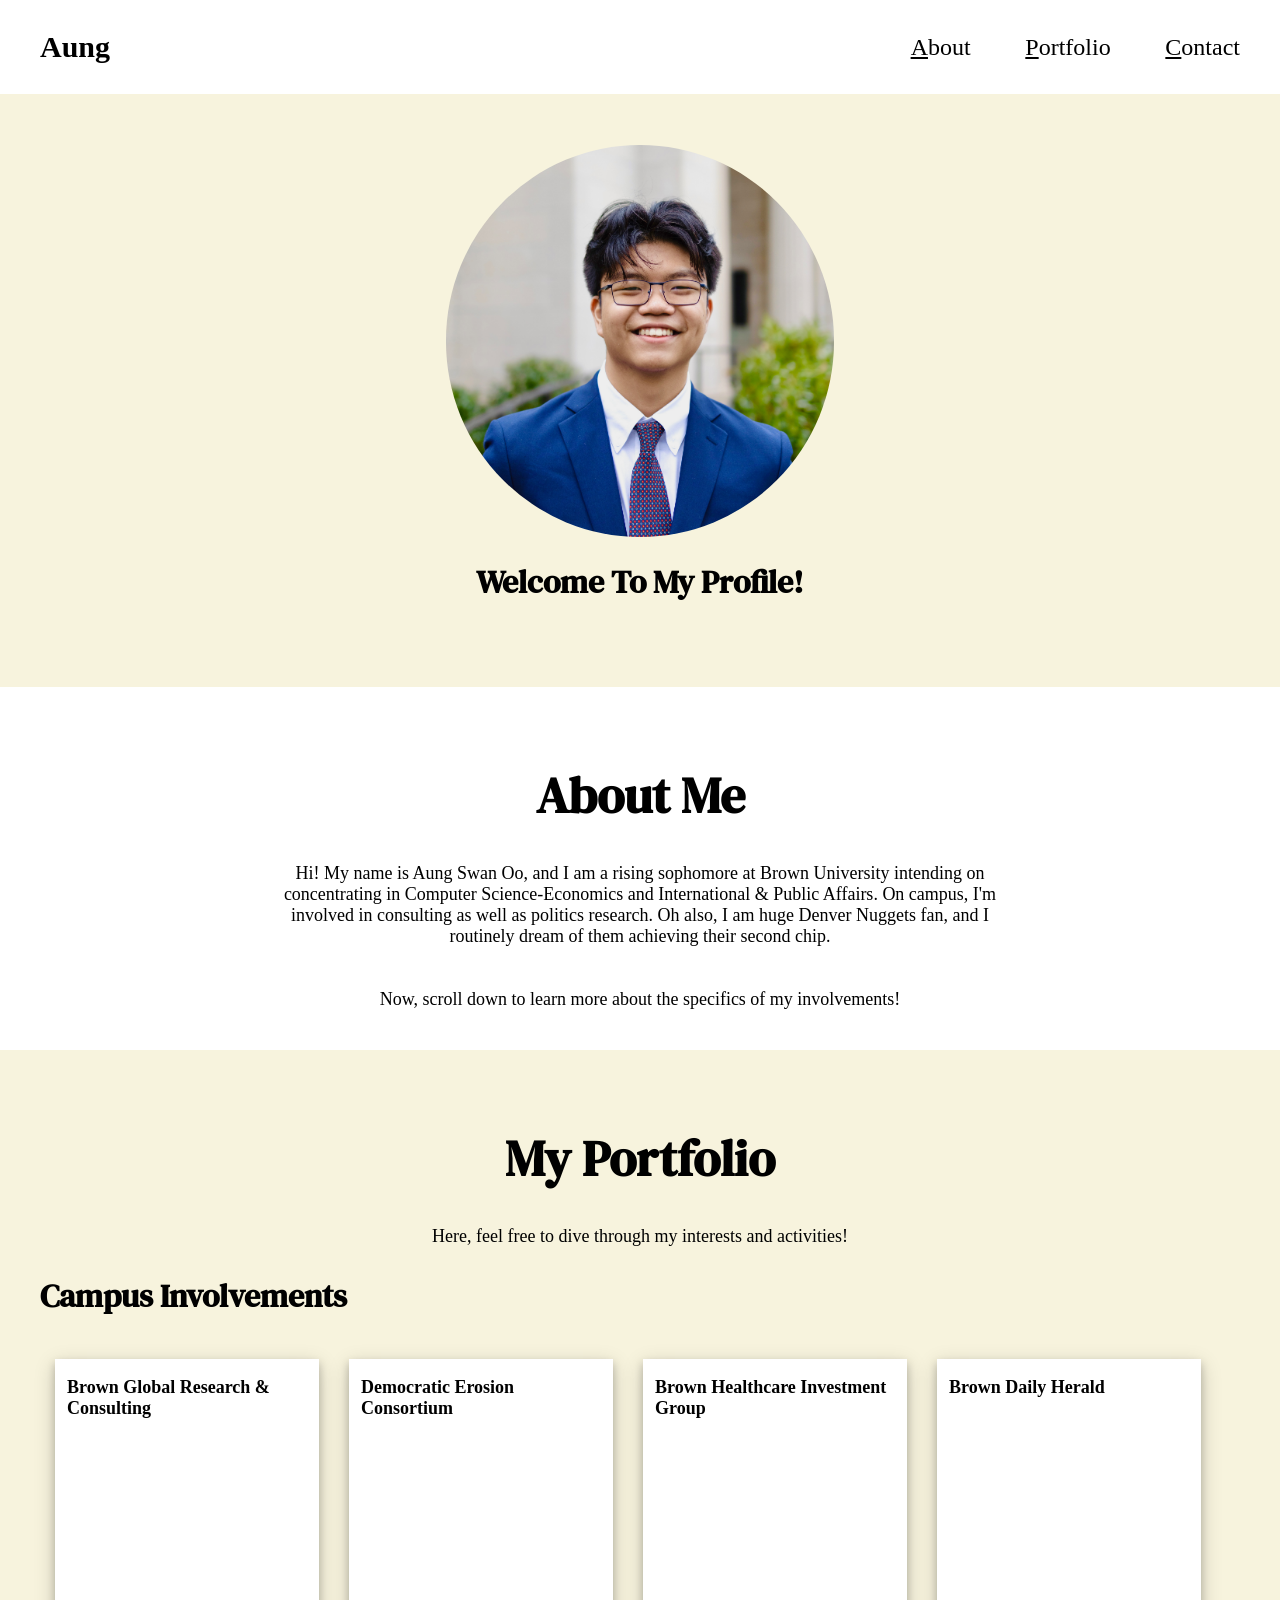
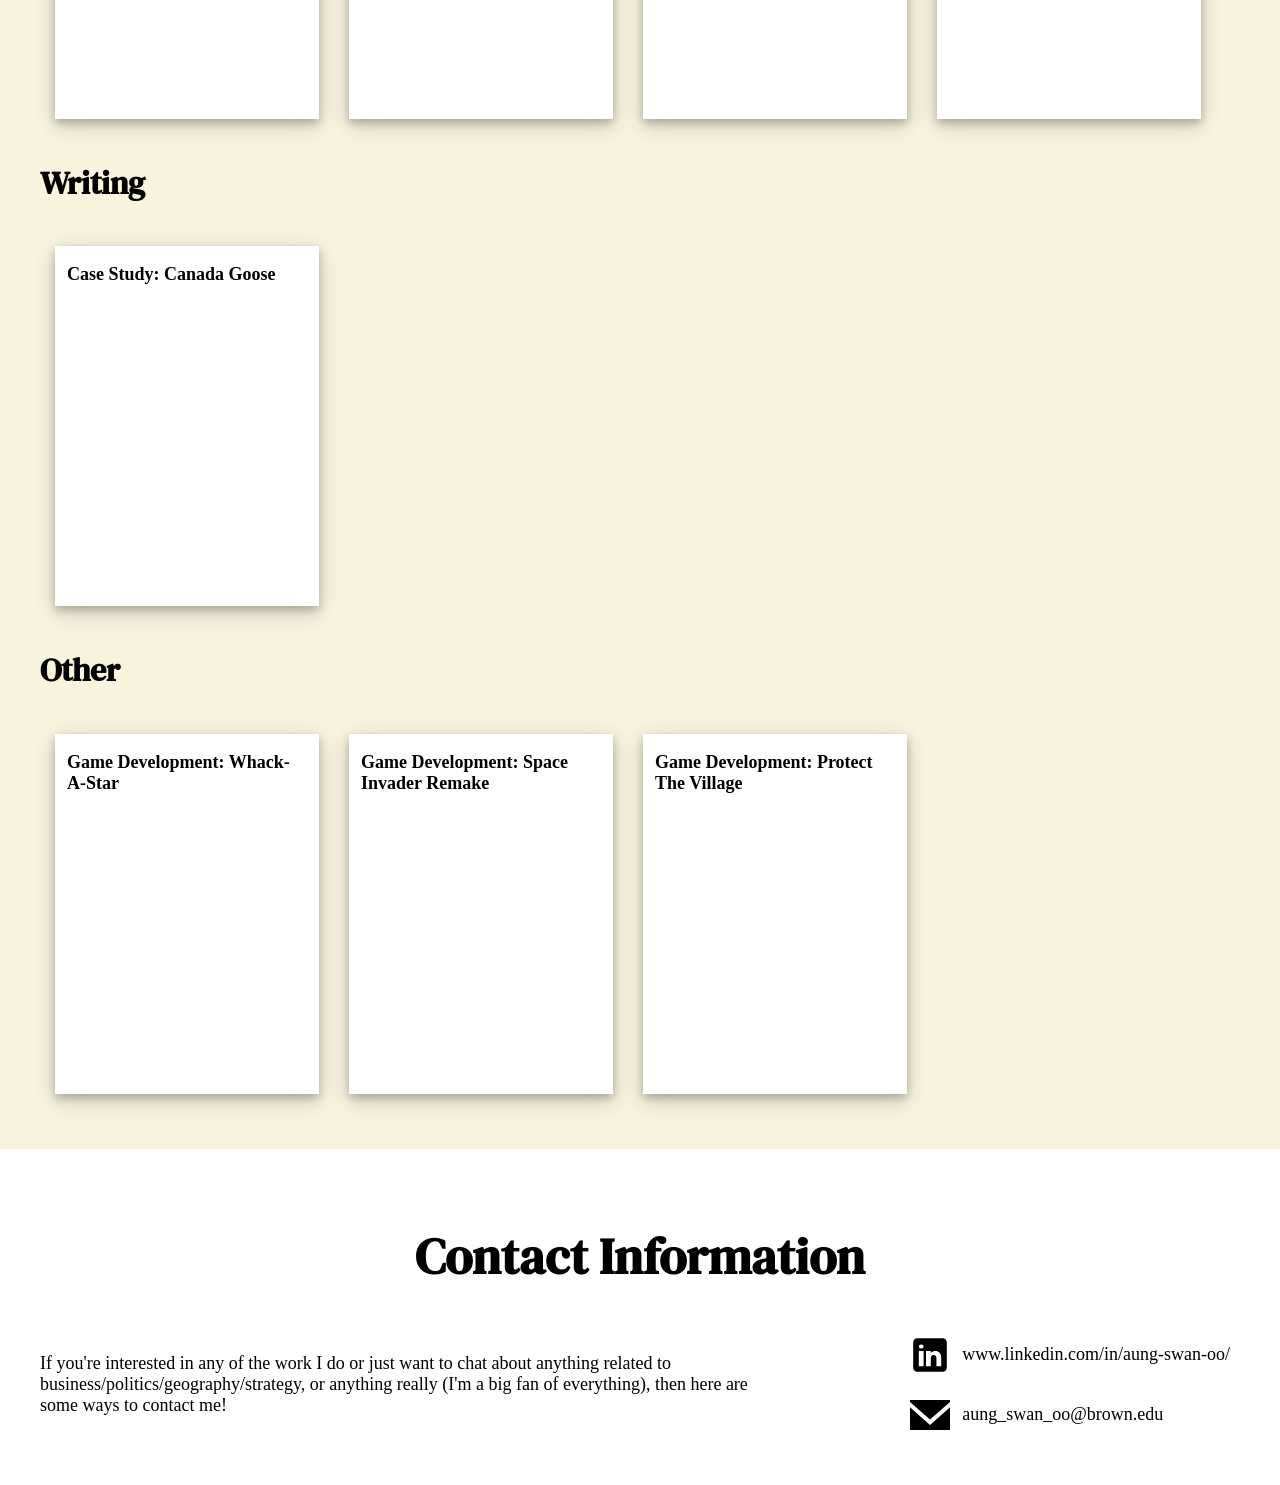
<file: index.html>
<!DOCTYPE html>
<html lang="en">
<head>
  <meta charset="UTF-8">
  <meta name="viewport" content="width=device-width, initial-scale=1.0">
  <title>Aung Swan Oo | Portfolio</title>
  <link rel="stylesheet" href="styles.css">
  <link rel="preconnect" href="https://fonts.googleapis.com">
  <link rel="preconnect" href="https://fonts.gstatic.com" crossorigin>
  <link href='https://fonts.googleapis.com/css?family=DM Serif Text' rel='stylesheet'>
  <link href='https://fonts.googleapis.com/css?family=Gilda Display' rel='stylesheet'>
  <link href="https://fonts.googleapis.com/css2?family=Rasa:wght@300&display=swap" rel="stylesheet">
  <link href="https://fonts.googleapis.com/css2?family=DM+Serif+Text:ital@0;1&family=Newsreader:ital,opsz,wght@0,6..72,200..800;1,6..72,200..800&display=swap" rel="stylesheet">
  <script src="script.js"></script>
</head>
<body>
    <div id="header">
        <p class="header_texts" id="header_focus">Aung</p>
        <div id="header_choices">
            <p class="header_texts">
                <a href="#about_section">
                    <span style="text-decoration: underline;">A</span>bout
                </a>
            </p>
            <p class="header_texts">
                <a href="#portfolio_section">
                    <span style="text-decoration: underline;">P</span>ortfolio
                </a>
            </p>
            <p class="header_texts">
                <a href="#contact_section">
                    <span style="text-decoration: underline;">C</span>ontact
                </a>
            </p>
        </div>
    </div>
  <main>
    <div id="introduction">
        <img src="aung_prof_photo.jpeg" alt="picture of Aung" id="personal_photo">
        <p id="about_me_welcome">
            Welcome To My Profile!
        </p>
    </div>
    <div id="about_section" class="sections">
        <h1 class="center_text section_big_text">About Me</h1>
        <p id="about_section_text" class="section_small_text center_text">Hi! My name is Aung Swan Oo, and I am a rising sophomore at Brown University intending on
            concentrating in Computer Science-Economics and International & Public Affairs. On campus, I'm involved in consulting as well as politics research.
            Oh also, I am huge Denver Nuggets fan, and I routinely dream of them achieving their second chip.
            <br>
            <br>
            <br>
            Now, scroll down to learn more about the specifics of my involvements!
        </p>
    </div>
    <div id="portfolio_section" class="sections">
        <h1 class="center_text section_big_text">My Portfolio</h1>
        <p id="portfolio_section_text" class="section_small_text center_text">Here, feel free to dive through my interests and activities!
        </p>
        <h2 class="section_subheader">Campus Involvements</h2>
            <div class="portfolio_section_items_desktop desktop_only">
                <div class="portfolio_section_item box background_img_grc">
                    <p class="portfolio_section_header">Brown Global Research & Consulting</p>
                </div>
                <div class="portfolio_section_item box">
                    <p class="portfolio_section_header">Democratic Erosion Consortium</p>
                </div>
                <div class="portfolio_section_item box">
                    <p class="portfolio_section_header">Brown Healthcare Investment Group</p>
                </div>
                <div class="portfolio_section_item box">
                    <p class="portfolio_section_header">Brown Daily Herald</p>
                </div>
            </div>  
            <div class="portfolio_section_items_mobile mobile_only">
                <div class="portfolio_section_item box background_img_grc">
                    <p class="portfolio_section_header">Brown Global Research & Consulting</p>
                </div>
                <div class="portfolio_section_item box">
                    <p class="portfolio_section_header">Brown China Summit</p>
                </div>
                <div class="portfolio_section_item box">
                    <p class="portfolio_section_header">Brown Healthcare Investment Group</p>
                </div>
                <div class="portfolio_section_item box">
                    <p class="portfolio_section_header">Brown Daily Herald</p>
                </div>
            </div>
        <h2 class="section_subheader">Writing</h2>
        <div class="portfolio_section_items_desktop desktop_only">
            <div class="portfolio_section_item box">
                <p class="portfolio_section_header">Case Study: Canada Goose</p>
            </div>
        </div>  
        <div class="portfolio_section_items_mobile mobile_only">
            <div class="portfolio_section_item box">
                <p class="portfolio_section_header">Case Study: Canada Goose</p>
            </div>
        </div>
        <h2 class="section_subheader">Other</h2>   
        <div class="portfolio_section_items_desktop desktop_only">
            <div class="portfolio_section_item box">
                <p class="portfolio_section_header">Game Development: Whack-A-Star</p>
            </div>
            <div class="portfolio_section_item box">
                <p class="portfolio_section_header">Game Development: Space Invader Remake</p>
            </div>
            <div class="portfolio_section_item box">
                <p class="portfolio_section_header">Game Development: Protect The Village</p>
            </div>
        </div>  
        <div class="portfolio_section_items_mobile mobile_only">
            <div class="portfolio_section_item box">
                <p class="portfolio_section_header">Game Development: Whack-A-Star</p>
            </div>
            <div class="portfolio_section_item box">
                <p class="portfolio_section_header">Game Development: Space Invader Remake</p>
            </div>
            <div class="portfolio_section_item box">
                <p class="portfolio_section_header">Game Development: Protect The Village</p>
            </div>
        </div>   
    </div>
    <div id="contact_section" class="sections">
        <h1 class="center_text section_big_text">Contact Information</h1>
        <div id="contact_section_info_desktop" class="desktop_only">
            <p id="contact_section_text" class="section_small_text left_text desktop_only">If you're interested in any of the work I do or just want to chat about anything related to
                business/politics/geography/strategy, or anything really (I'm a big fan of everything), then here are some ways to contact me!
            </p>
            <div id="contact_icons_and_links_desktop desktop_only">
                <a href="https://www.linkedin.com/in/aung-swan-oo" class="contact-item desktop_only" target="_blank">
                    <img src="linkedin_icon.svg" alt="LinkedIn" class="contact-icon desktop_only">
                    www.linkedin.com/in/aung-swan-oo/
                  </a>
                
                  <a href="mailto:aung_swan_oo@brown.edu" class="contact-item desktop_only">
                    <img src="email_icon.svg" alt="Email" class="contact-icon desktop_only">
                    aung_swan_oo@brown.edu
                  </a>
            </div>
        </div>
        <div class="mobile_only">
            <p id="contact_section_text" class="section_small_text center_text">If you're interested in any of the work I do or just want to chat about anything related to
                business, politics, strategy, or anything really, then here are some ways to contact me!
            </p>
            <div id="contact_icons_and_links_mobile mobile_only">
                <a href="https://www.linkedin.com/in/aung-swan-oo" class="contact-item mobile_only" target="_blank">
                    <img src="linkedin_icon.svg" alt="LinkedIn" class="contact-icon mobile_only">
                    linkedin.com/in/aung-swan-oo/
                  </a>
                  <a href="mailto:aung_swan_oo@brown.edu" class="contact-item mobile_only">
                    <img src="email_icon.svg" alt="Email" class="contact-icon mobile_only">
                    aung_swan_oo@brown.edu
                  </a>
            </div>
        </div>
    </div>
  </main>
</body>
</html>
</file>
<file: styles.css>
.markazi-text {
    font-family: "Markazi Text", serif;
    font-optical-sizing: auto;
    font-style: normal;
}

.rasa-font {
    font-family: "Rasa", serif;
    font-optical-sizing: auto;
    font-style: normal;
}

.dm-serif-text-regular {
    font-family: "DM Serif Text", serif;
    font-weight: 400;
    font-style: normal;
  }

.dm-serif-text-regular {
    font-family: "DM Serif Text", serif;
    font-weight: 400;
    font-style: normal;
  }

html {
    scroll-behavior: smooth;
}

body {
    font-family: sans-serif;
    background-color: #f7f3Dd;
    margin: 0;
  }
  
.container {
    display: flex;
    flex-direction: column;
  }
  
#header {
    display: flex;
    justify-content: space-between;
    align-items: center;
    background-color: white;
    padding-left: 40px;
    padding-right: 40px;
    height: auto;
    font-size: x-large;
}

.portfolio_section_items_desktop {
    display: flex;
    justify-content: left;
    align-items: center;
}

.portfolio_section_item {
    padding-left: 1%;
    padding-right: 1%;
    align-items: center;
    border: black;
    border-width: 10%;
}

.header_texts {
    font-family: Georgia, 'Times New Roman', Times, serif;
    display: inline-block;
    vertical-align: middle;
}

#header_choices .header_texts {
    margin-left: 3rem;
}

#header_focus {
    font-size: 1.25em;
    font-weight: bolder;
}

#introduction {
    display: flex;
    flex-direction: column;
    align-items: center;
    justify-content: space-between;
    margin: 4%;
    font-family: 'DM Serif Text';
}

a {
    color: inherit; /* blue colors for links too */
    text-decoration: inherit; /* no underline */
  }

#personal_photo {
    width: 33%;
    margin: auto;
    border-radius: 50%;
}

#about_me_welcome {
    margin-top: 2%;
    text-align:center;
    font-weight: bold;
    font-size: xx-large;
}

.sections {
    padding: 40px;
    margin: 0;
    font-family: 'DM Serif Text';
    font-weight: normal;
}

#about_section {
    background-color: white;
}

#about_section_text {
    width: 60%;
    margin: auto;
}

#hide_element {
    display: none;
}

.center_text {
    text-align: center;
}

.justify_text {
    text-align: justify;
}

.left_text {
    text-align: left;
}

.section_big_text {
    font-size: 50px;
}

.section_small_text {
    font-family: Georgia, 'Times New Roman', Times, serif;
    font-size: large;
    font-weight: 500;
}

.desktop_only {
    display: flex;
}

.mobile_only {
    display: none;
}

#contact_section_info_desktop {
    display: flex;
    justify-content: space-between;
    align-items: center;
}

.contact_links_text {
    font-family: Georgia, 'Times New Roman', Times, serif;
    font-size: larger;
}

#contact_icons_and_links_desktop {
    display: flex;
    flex-direction: column;
    gap: 1rem; /* space between items */
    margin-top: 2rem;
  }

#contact_icons_and_links_mobile {
    display: flex;
    flex-direction: column;
  }
  
.contact-item {
    display: flex;
    align-items: center;
    text-decoration: none;
    color: black;
    font-size: 1.1rem;
    font-family: Georgia, 'Times New Roman', Times, serif;
    font-size: large;
    transition: color 0.3s ease;
    padding: 10px;
    border-radius: 30px;
  }
  
.contact-icon {
    width: 40px;
    height: 40px;
    margin-right: 0.75rem;
  }
  
.contact-item:hover {
    color: black; /* LinkedIn blue for hover, or any color */
    background-color: #f7f3Dd;
    transform: scale(1.1)
  }
  
.contact-item:hover .contact-icon {
    filter: brightness(1.2); /* brighten logo slightly on hover */
  }

#contact_section {
    background-color: white;
}

.section_subheader {
    font-size: xx-large;
}

.box {
    flex: 1;
    margin: 15px;
    height: 40vh;
    box-shadow: 0 4px 8px 0 rgba(0, 0, 0, 0.2), 0 6px 20px 0 rgba(0, 0, 0, 0.19);
    max-width: 20%;
    background-color: white;
}

.image-box {
    padding-top: 10px;
    width: 100%;      /* Or any size you want */
    overflow: hidden;
    position: relative; /* Important for absolute positioning if needed */
    border: 1px solid #000000;
  }


.portfolio_section_image {
    width: 100%;
    height: 40%;
    object-fit: cover; /* or contain depending on your goal */
    display: block; 
}

.portfolio_section_header {
    text-align: left;
    font-family: Georgia, 'Times New Roman', Times, serif;
    font-weight: bold;
    font-size: large;
}

#contact_section_text {
    max-width: 60%;
}

@media (max-width: 600px) {
    #header {
        padding-left: 20px;
        padding-right: 20px;
        font-size: larger;
    }

    #introduction {
        margin: 10%;
    }

    #header_choices .header_texts {
        margin-left: 1rem;
    }

    #personal_photo {
        width: 80%;
    }

    #about_me_welcome {
        margin-top: 10%;
        font-size: x-large;
    }

    .sections {
        padding: 2%;
    }

    .section_big_text {
        font-size: xx-large;
    }

    #about_section_text {
        width: 90%;
        padding-bottom: 10%;
    }

    .desktop_only {
        display: none;
    }

    .mobile_only {
        display: block;
    }

    .section_subheader {
        font-size: x-large;
    }

    .box {
        margin-bottom: 30px;
        max-width: 100%;
    }

    #contact_section_text {
        max-width: 100%;
        padding: 5%;
        text-align: left;
    }
}
</file>
